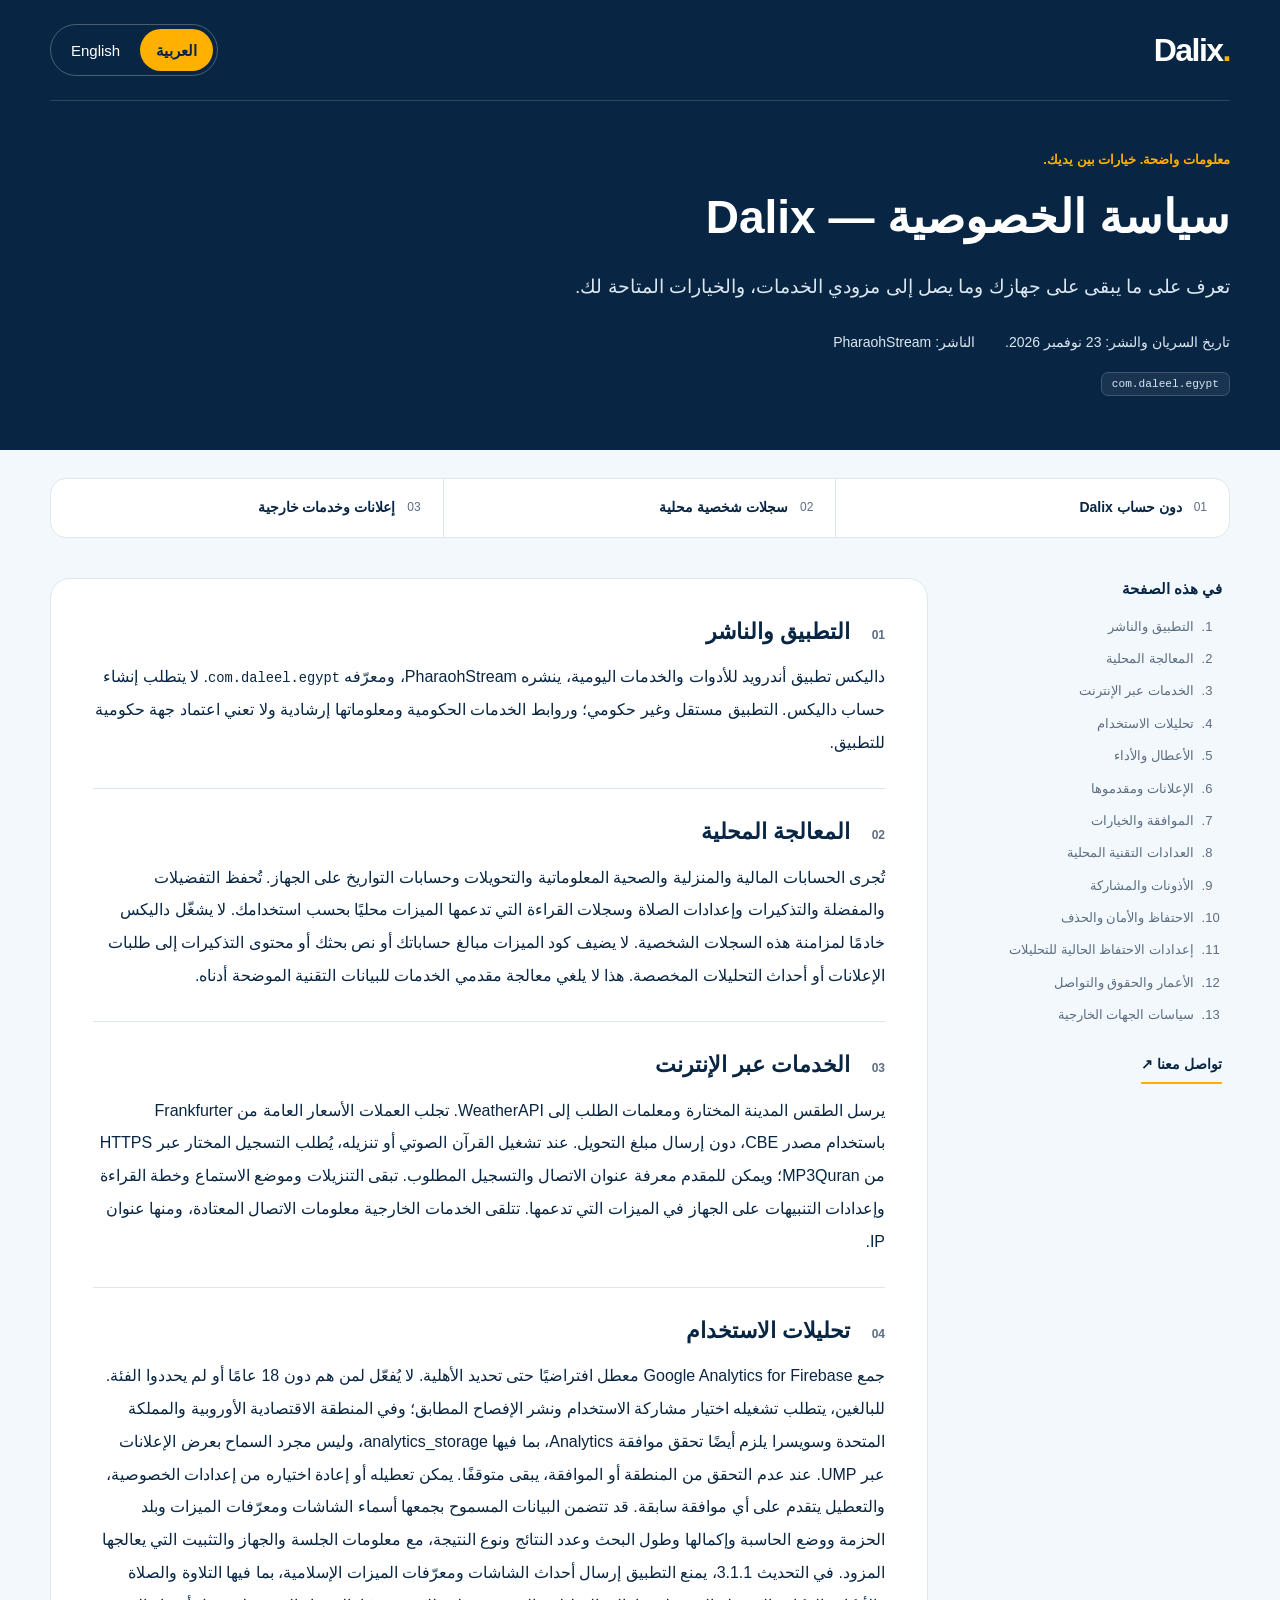
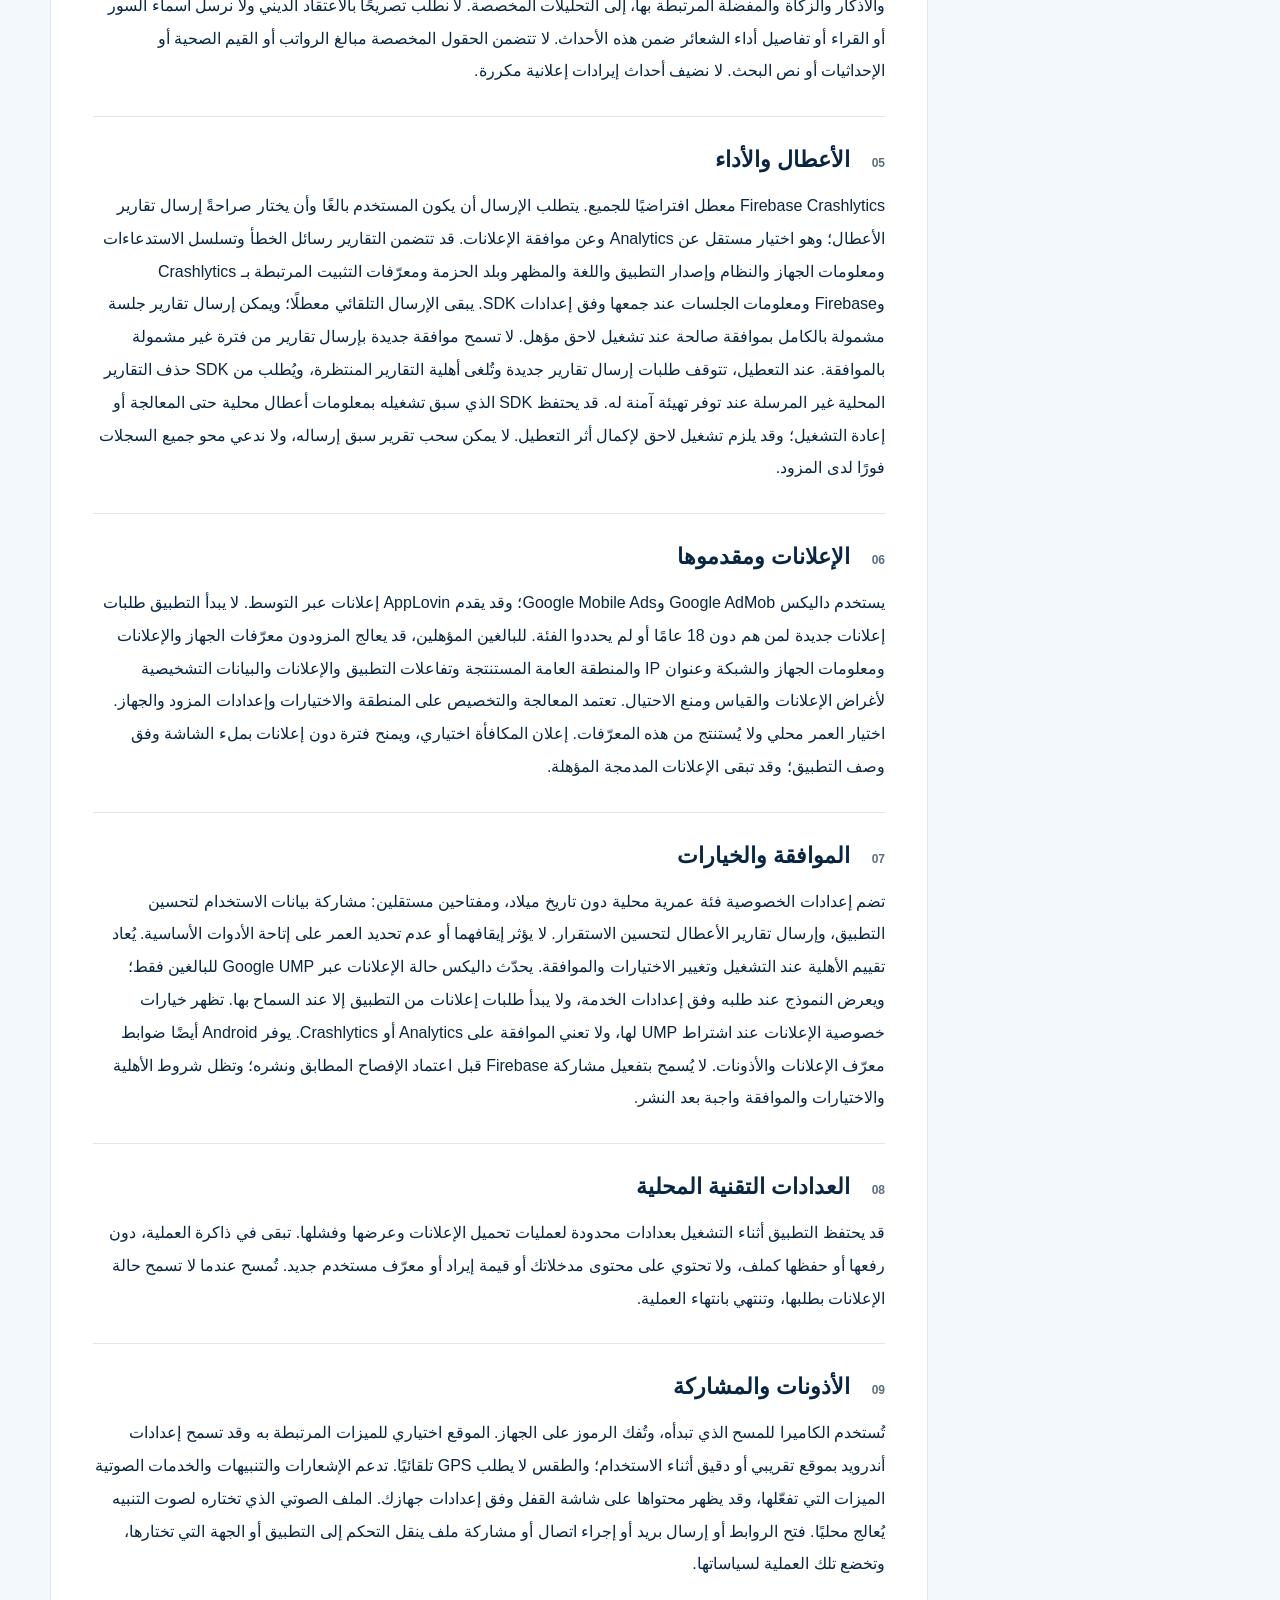
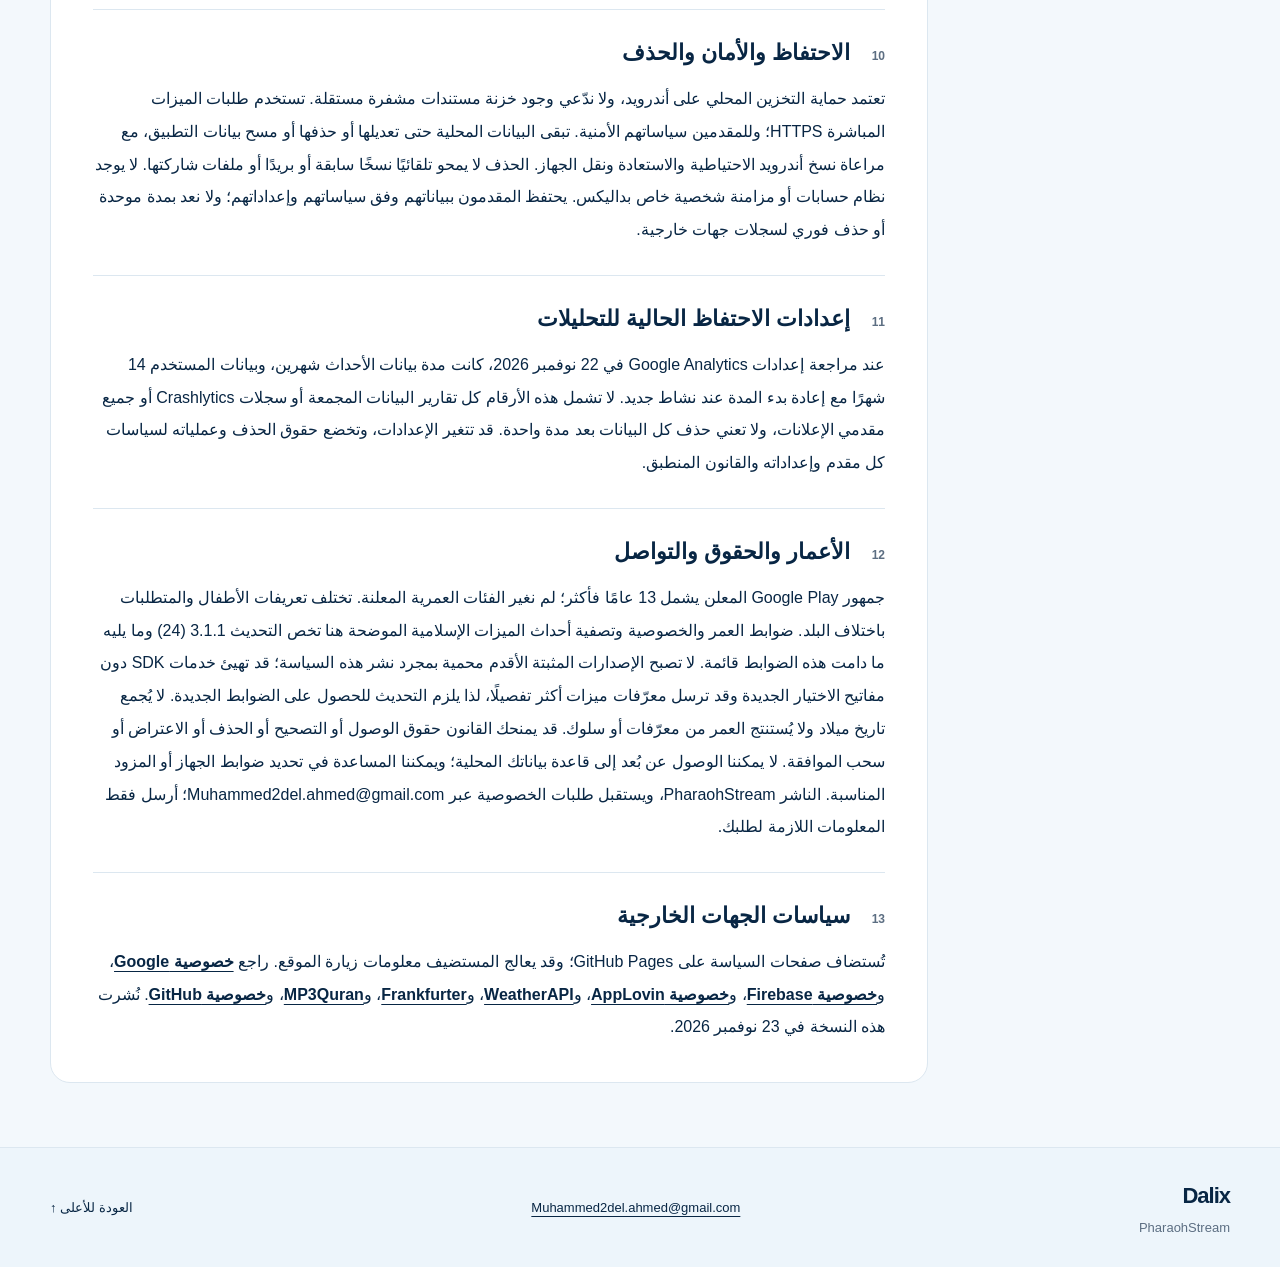
<file: index.html>
<!doctype html>
<html lang="ar" dir="rtl"><head><meta charset="utf-8"><meta name="viewport" content="width=device-width, initial-scale=1"><meta name="color-scheme" content="light">
<title>سياسة الخصوصية — Dalix</title><meta name="description" content="تعرف على ما يبقى على جهازك وما يصل إلى مزودي الخدمات، والخيارات المتاحة لك."><meta name="referrer" content="no-referrer">
<meta http-equiv="Content-Security-Policy" content="default-src 'none'; style-src 'self'; img-src 'self'; base-uri 'none'; form-action 'none'; upgrade-insecure-requests">
<link rel="stylesheet" href="styles.css"><link rel="canonical" href="https://muhammed2del-jpg.github.io/dalix-privacy-policy/"><link rel="alternate" hreflang="ar" href="https://muhammed2del-jpg.github.io/dalix-privacy-policy/"><link rel="alternate" hreflang="en" href="https://muhammed2del-jpg.github.io/dalix-privacy-policy/en/">
<meta property="og:type" content="website"><meta property="og:title" content="سياسة الخصوصية — Dalix"><meta property="og:description" content="تعرف على ما يبقى على جهازك وما يصل إلى مزودي الخدمات، والخيارات المتاحة لك."><meta property="og:url" content="https://muhammed2del-jpg.github.io/dalix-privacy-policy/"><meta property="og:site_name" content="Dalix — PharaohStream"><meta name="twitter:card" content="summary">
</head><body id="top"><a class="skip" href="#policy">انتقل إلى السياسة</a>
<header class="site-header"><div class="wrap header-inner"><a class="wordmark" href="./" aria-label="Dalix">Dalix<span aria-hidden="true">.</span></a><nav class="language" aria-label="اللغة"><a href="./" lang="ar" dir="rtl" aria-current="page">العربية</a><a href="en/" lang="en" dir="ltr" >English</a></nav></div></header>
<div class="hero"><div class="wrap"><p class="eyebrow">معلومات واضحة. خيارات بين يديك.</p><h1>سياسة الخصوصية — Dalix</h1><p class="lede">تعرف على ما يبقى على جهازك وما يصل إلى مزودي الخدمات، والخيارات المتاحة لك.</p><div class="hero-meta"><span>تاريخ السريان والنشر: 23 نوفمبر 2026.</span><span>الناشر: <bdi>PharaohStream</bdi></span></div><div class="package"><code>com.daleel.egypt</code></div></div></div>
<div class="wrap summaries"><span><i aria-hidden="true">01</i>دون حساب Dalix</span><span><i aria-hidden="true">02</i>سجلات شخصية محلية</span><span><i aria-hidden="true">03</i>إعلانات وخدمات خارجية</span></div>
<div class="wrap layout"><aside><nav class="desktop-toc" aria-label="في هذه الصفحة"><h2>في هذه الصفحة</h2><ol><li><a href="#section-01">التطبيق والناشر</a></li><li><a href="#section-02">المعالجة المحلية</a></li><li><a href="#section-03">الخدمات عبر الإنترنت</a></li><li><a href="#section-04">تحليلات الاستخدام</a></li><li><a href="#section-05">الأعطال والأداء</a></li><li><a href="#section-06">الإعلانات ومقدموها</a></li><li><a href="#section-07">الموافقة والخيارات</a></li><li><a href="#section-08">العدادات التقنية المحلية</a></li><li><a href="#section-09">الأذونات والمشاركة</a></li><li><a href="#section-10">الاحتفاظ والأمان والحذف</a></li><li><a href="#section-11">إعدادات الاحتفاظ الحالية للتحليلات</a></li><li><a href="#section-12">الأعمار والحقوق والتواصل</a></li><li><a href="#section-13">سياسات الجهات الخارجية</a></li></ol><a class="toc-contact" href="mailto:Muhammed2del.ahmed@gmail.com">تواصل معنا ↗</a></nav><details class="mobile-toc"><summary>في هذه الصفحة</summary><nav aria-label="في هذه الصفحة"><ol><li><a href="#section-01">التطبيق والناشر</a></li><li><a href="#section-02">المعالجة المحلية</a></li><li><a href="#section-03">الخدمات عبر الإنترنت</a></li><li><a href="#section-04">تحليلات الاستخدام</a></li><li><a href="#section-05">الأعطال والأداء</a></li><li><a href="#section-06">الإعلانات ومقدموها</a></li><li><a href="#section-07">الموافقة والخيارات</a></li><li><a href="#section-08">العدادات التقنية المحلية</a></li><li><a href="#section-09">الأذونات والمشاركة</a></li><li><a href="#section-10">الاحتفاظ والأمان والحذف</a></li><li><a href="#section-11">إعدادات الاحتفاظ الحالية للتحليلات</a></li><li><a href="#section-12">الأعمار والحقوق والتواصل</a></li><li><a href="#section-13">سياسات الجهات الخارجية</a></li></ol></nav></details></aside><main id="policy" tabindex="-1"><section id="section-01" aria-labelledby="heading-01"><h2 id="heading-01"><span class="ordinal" aria-hidden="true">01</span>التطبيق والناشر</h2><p>داليكس تطبيق أندرويد للأدوات والخدمات اليومية، ينشره PharaohStream، ومعرّفه <code>com.daleel.egypt</code>. لا يتطلب إنشاء حساب داليكس. التطبيق مستقل وغير حكومي؛ وروابط الخدمات الحكومية ومعلوماتها إرشادية ولا تعني اعتماد جهة حكومية للتطبيق.</p></section><section id="section-02" aria-labelledby="heading-02"><h2 id="heading-02"><span class="ordinal" aria-hidden="true">02</span>المعالجة المحلية</h2><p>تُجرى الحسابات المالية والمنزلية والصحية المعلوماتية والتحويلات وحسابات التواريخ على الجهاز. تُحفظ التفضيلات والمفضلة والتذكيرات وإعدادات الصلاة وسجلات القراءة التي تدعمها الميزات محليًا بحسب استخدامك. لا يشغّل داليكس خادمًا لمزامنة هذه السجلات الشخصية. لا يضيف كود الميزات مبالغ حساباتك أو نص بحثك أو محتوى التذكيرات إلى طلبات الإعلانات أو أحداث التحليلات المخصصة. هذا لا يلغي معالجة مقدمي الخدمات للبيانات التقنية الموضحة أدناه.</p></section><section id="section-03" aria-labelledby="heading-03"><h2 id="heading-03"><span class="ordinal" aria-hidden="true">03</span>الخدمات عبر الإنترنت</h2><p>يرسل الطقس المدينة المختارة ومعلمات الطلب إلى WeatherAPI. تجلب العملات الأسعار العامة من Frankfurter باستخدام مصدر CBE، دون إرسال مبلغ التحويل. عند تشغيل القرآن الصوتي أو تنزيله، يُطلب التسجيل المختار عبر HTTPS من MP3Quran؛ ويمكن للمقدم معرفة عنوان الاتصال والتسجيل المطلوب. تبقى التنزيلات وموضع الاستماع وخطة القراءة وإعدادات التنبيهات على الجهاز في الميزات التي تدعمها. تتلقى الخدمات الخارجية معلومات الاتصال المعتادة، ومنها عنوان IP.</p></section><section id="section-04" aria-labelledby="heading-04"><h2 id="heading-04"><span class="ordinal" aria-hidden="true">04</span>تحليلات الاستخدام</h2><p>جمع Google Analytics for Firebase معطل افتراضيًا حتى تحديد الأهلية. لا يُفعّل لمن هم دون 18 عامًا أو لم يحددوا الفئة. للبالغين، يتطلب تشغيله اختيار مشاركة الاستخدام ونشر الإفصاح المطابق؛ وفي المنطقة الاقتصادية الأوروبية والمملكة المتحدة وسويسرا يلزم أيضًا تحقق موافقة Analytics، بما فيها analytics_storage، وليس مجرد السماح بعرض الإعلانات عبر UMP. عند عدم التحقق من المنطقة أو الموافقة، يبقى متوقفًا. يمكن تعطيله أو إعادة اختياره من إعدادات الخصوصية، والتعطيل يتقدم على أي موافقة سابقة. قد تتضمن البيانات المسموح بجمعها أسماء الشاشات ومعرّفات الميزات وبلد الحزمة ووضع الحاسبة وإكمالها وطول البحث وعدد النتائج ونوع النتيجة، مع معلومات الجلسة والجهاز والتثبيت التي يعالجها المزود. في التحديث 3.1.1، يمنع التطبيق إرسال أحداث الشاشات ومعرّفات الميزات الإسلامية، بما فيها التلاوة والصلاة والأذكار والزكاة والمفضلة المرتبطة بها، إلى التحليلات المخصصة. لا نطلب تصريحًا بالاعتقاد الديني ولا نرسل أسماء السور أو القراء أو تفاصيل أداء الشعائر ضمن هذه الأحداث. لا تتضمن الحقول المخصصة مبالغ الرواتب أو القيم الصحية أو الإحداثيات أو نص البحث. لا نضيف أحداث إيرادات إعلانية مكررة.</p></section><section id="section-05" aria-labelledby="heading-05"><h2 id="heading-05"><span class="ordinal" aria-hidden="true">05</span>الأعطال والأداء</h2><p>Firebase Crashlytics معطل افتراضيًا للجميع. يتطلب الإرسال أن يكون المستخدم بالغًا وأن يختار صراحةً إرسال تقارير الأعطال؛ وهو اختيار مستقل عن Analytics وعن موافقة الإعلانات. قد تتضمن التقارير رسائل الخطأ وتسلسل الاستدعاءات ومعلومات الجهاز والنظام وإصدار التطبيق واللغة والمظهر وبلد الحزمة ومعرّفات التثبيت المرتبطة بـ Crashlytics وFirebase ومعلومات الجلسات عند جمعها وفق إعدادات SDK. يبقى الإرسال التلقائي معطلًا؛ ويمكن إرسال تقارير جلسة مشمولة بالكامل بموافقة صالحة عند تشغيل لاحق مؤهل. لا تسمح موافقة جديدة بإرسال تقارير من فترة غير مشمولة بالموافقة. عند التعطيل، تتوقف طلبات إرسال تقارير جديدة وتُلغى أهلية التقارير المنتظرة، ويُطلب من SDK حذف التقارير المحلية غير المرسلة عند توفر تهيئة آمنة له. قد يحتفظ SDK الذي سبق تشغيله بمعلومات أعطال محلية حتى المعالجة أو إعادة التشغيل؛ وقد يلزم تشغيل لاحق لإكمال أثر التعطيل. لا يمكن سحب تقرير سبق إرساله، ولا ندعي محو جميع السجلات فورًا لدى المزود.</p></section><section id="section-06" aria-labelledby="heading-06"><h2 id="heading-06"><span class="ordinal" aria-hidden="true">06</span>الإعلانات ومقدموها</h2><p>يستخدم داليكس Google AdMob وGoogle Mobile Ads؛ وقد يقدم AppLovin إعلانات عبر التوسط. لا يبدأ التطبيق طلبات إعلانات جديدة لمن هم دون 18 عامًا أو لم يحددوا الفئة. للبالغين المؤهلين، قد يعالج المزودون معرّفات الجهاز والإعلانات ومعلومات الجهاز والشبكة وعنوان IP والمنطقة العامة المستنتجة وتفاعلات التطبيق والإعلانات والبيانات التشخيصية لأغراض الإعلانات والقياس ومنع الاحتيال. تعتمد المعالجة والتخصيص على المنطقة والاختيارات وإعدادات المزود والجهاز. اختيار العمر محلي ولا يُستنتج من هذه المعرّفات. إعلان المكافأة اختياري، ويمنح فترة دون إعلانات بملء الشاشة وفق وصف التطبيق؛ وقد تبقى الإعلانات المدمجة المؤهلة.</p></section><section id="section-07" aria-labelledby="heading-07"><h2 id="heading-07"><span class="ordinal" aria-hidden="true">07</span>الموافقة والخيارات</h2><p>تضم إعدادات الخصوصية فئة عمرية محلية دون تاريخ ميلاد، ومفتاحين مستقلين: مشاركة بيانات الاستخدام لتحسين التطبيق، وإرسال تقارير الأعطال لتحسين الاستقرار. لا يؤثر إيقافهما أو عدم تحديد العمر على إتاحة الأدوات الأساسية. يُعاد تقييم الأهلية عند التشغيل وتغيير الاختيارات والموافقة. يحدّث داليكس حالة الإعلانات عبر Google UMP للبالغين فقط؛ ويعرض النموذج عند طلبه وفق إعدادات الخدمة، ولا يبدأ طلبات إعلانات من التطبيق إلا عند السماح بها. تظهر خيارات خصوصية الإعلانات عند اشتراط UMP لها، ولا تعني الموافقة على Analytics أو Crashlytics. يوفر Android أيضًا ضوابط معرّف الإعلانات والأذونات. لا يُسمح بتفعيل مشاركة Firebase قبل اعتماد الإفصاح المطابق ونشره؛ وتظل شروط الأهلية والاختيارات والموافقة واجبة بعد النشر.</p></section><section id="section-08" aria-labelledby="heading-08"><h2 id="heading-08"><span class="ordinal" aria-hidden="true">08</span>العدادات التقنية المحلية</h2><p>قد يحتفظ التطبيق أثناء التشغيل بعدادات محدودة لعمليات تحميل الإعلانات وعرضها وفشلها. تبقى في ذاكرة العملية، دون رفعها أو حفظها كملف، ولا تحتوي على محتوى مدخلاتك أو قيمة إيراد أو معرّف مستخدم جديد. تُمسح عندما لا تسمح حالة الإعلانات بطلبها، وتنتهي بانتهاء العملية.</p></section><section id="section-09" aria-labelledby="heading-09"><h2 id="heading-09"><span class="ordinal" aria-hidden="true">09</span>الأذونات والمشاركة</h2><p>تُستخدم الكاميرا للمسح الذي تبدأه، وتُفك الرموز على الجهاز. الموقع اختياري للميزات المرتبطة به وقد تسمح إعدادات أندرويد بموقع تقريبي أو دقيق أثناء الاستخدام؛ والطقس لا يطلب GPS تلقائيًا. تدعم الإشعارات والتنبيهات والخدمات الصوتية الميزات التي تفعّلها، وقد يظهر محتواها على شاشة القفل وفق إعدادات جهازك. الملف الصوتي الذي تختاره لصوت التنبيه يُعالج محليًا. فتح الروابط أو إرسال بريد أو إجراء اتصال أو مشاركة ملف ينقل التحكم إلى التطبيق أو الجهة التي تختارها، وتخضع تلك العملية لسياساتها.</p></section><section id="section-10" aria-labelledby="heading-10"><h2 id="heading-10"><span class="ordinal" aria-hidden="true">10</span>الاحتفاظ والأمان والحذف</h2><p>تعتمد حماية التخزين المحلي على أندرويد، ولا ندّعي وجود خزنة مستندات مشفرة مستقلة. تستخدم طلبات الميزات المباشرة HTTPS؛ وللمقدمين سياساتهم الأمنية. تبقى البيانات المحلية حتى تعديلها أو حذفها أو مسح بيانات التطبيق، مع مراعاة نسخ أندرويد الاحتياطية والاستعادة ونقل الجهاز. الحذف لا يمحو تلقائيًا نسخًا سابقة أو بريدًا أو ملفات شاركتها. لا يوجد نظام حسابات أو مزامنة شخصية خاص بداليكس. يحتفظ المقدمون ببياناتهم وفق سياساتهم وإعداداتهم؛ ولا نعد بمدة موحدة أو حذف فوري لسجلات جهات خارجية.</p></section><section id="section-11" aria-labelledby="heading-11"><h2 id="heading-11"><span class="ordinal" aria-hidden="true">11</span>إعدادات الاحتفاظ الحالية للتحليلات</h2><p>عند مراجعة إعدادات Google Analytics في 22 نوفمبر 2026، كانت مدة بيانات الأحداث شهرين، وبيانات المستخدم 14 شهرًا مع إعادة بدء المدة عند نشاط جديد. لا تشمل هذه الأرقام كل تقارير البيانات المجمعة أو سجلات Crashlytics أو جميع مقدمي الإعلانات، ولا تعني حذف كل البيانات بعد مدة واحدة. قد تتغير الإعدادات، وتخضع حقوق الحذف وعملياته لسياسات كل مقدم وإعداداته والقانون المنطبق.</p></section><section id="section-12" aria-labelledby="heading-12"><h2 id="heading-12"><span class="ordinal" aria-hidden="true">12</span>الأعمار والحقوق والتواصل</h2><p>جمهور Google Play المعلن يشمل 13 عامًا فأكثر؛ لم نغير الفئات العمرية المعلنة. تختلف تعريفات الأطفال والمتطلبات باختلاف البلد. ضوابط العمر والخصوصية وتصفية أحداث الميزات الإسلامية الموضحة هنا تخص التحديث 3.1.1 (24) وما يليه ما دامت هذه الضوابط قائمة. لا تصبح الإصدارات المثبتة الأقدم محمية بمجرد نشر هذه السياسة؛ قد تهيئ خدمات SDK دون مفاتيح الاختيار الجديدة وقد ترسل معرّفات ميزات أكثر تفصيلًا، لذا يلزم التحديث للحصول على الضوابط الجديدة. لا يُجمع تاريخ ميلاد ولا يُستنتج العمر من معرّفات أو سلوك. قد يمنحك القانون حقوق الوصول أو التصحيح أو الحذف أو الاعتراض أو سحب الموافقة. لا يمكننا الوصول عن بُعد إلى قاعدة بياناتك المحلية؛ ويمكننا المساعدة في تحديد ضوابط الجهاز أو المزود المناسبة. الناشر PharaohStream، ويستقبل طلبات الخصوصية عبر Muhammed2del.ahmed@gmail.com؛ أرسل فقط المعلومات اللازمة لطلبك.</p></section><section id="section-13" aria-labelledby="heading-13"><h2 id="heading-13"><span class="ordinal" aria-hidden="true">13</span>سياسات الجهات الخارجية</h2><p>تُستضاف صفحات السياسة على GitHub Pages؛ وقد يعالج المستضيف معلومات زيارة الموقع. راجع <a href="https://policies.google.com/privacy">خصوصية Google</a>، و<a href="https://firebase.google.com/support/privacy">خصوصية Firebase</a>، و<a href="https://legal.applovin.com/privacy/">خصوصية AppLovin</a>، و<a href="https://www.weatherapi.com/privacy">WeatherAPI</a>، و<a href="https://frankfurter.dev/">Frankfurter</a>، و<a href="https://www.mp3quran.net/ar/privacy">MP3Quran</a>، و<a href="https://docs.github.com/en/site-policy/privacy-policies/github-general-privacy-statement">خصوصية GitHub</a>. نُشرت هذه النسخة في 23 نوفمبر 2026.</p></section></main></div>
<footer><div class="wrap footer-inner"><div><strong>Dalix</strong><p>PharaohStream</p></div><a class="email" href="mailto:Muhammed2del.ahmed@gmail.com">Muhammed2del.ahmed@gmail.com</a><a href="#top">العودة للأعلى ↑</a></div></footer></body></html>
</file>
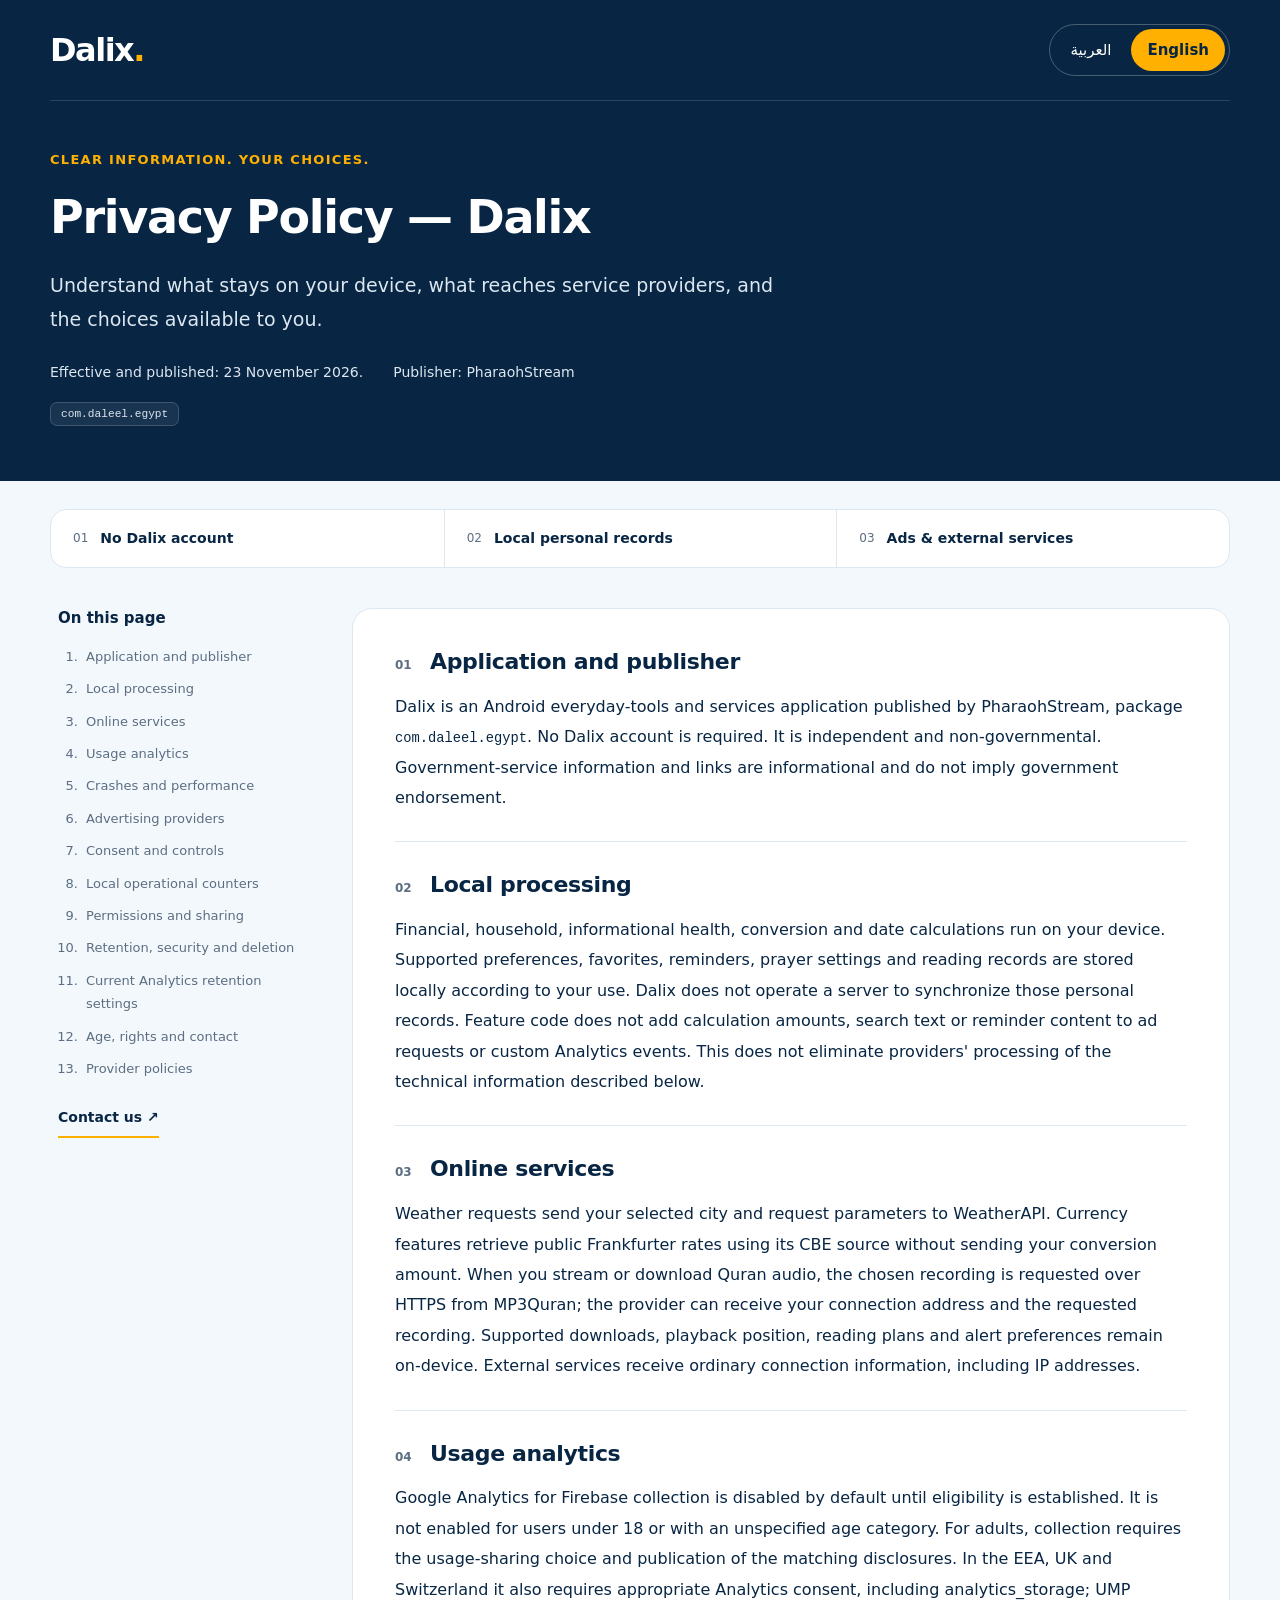
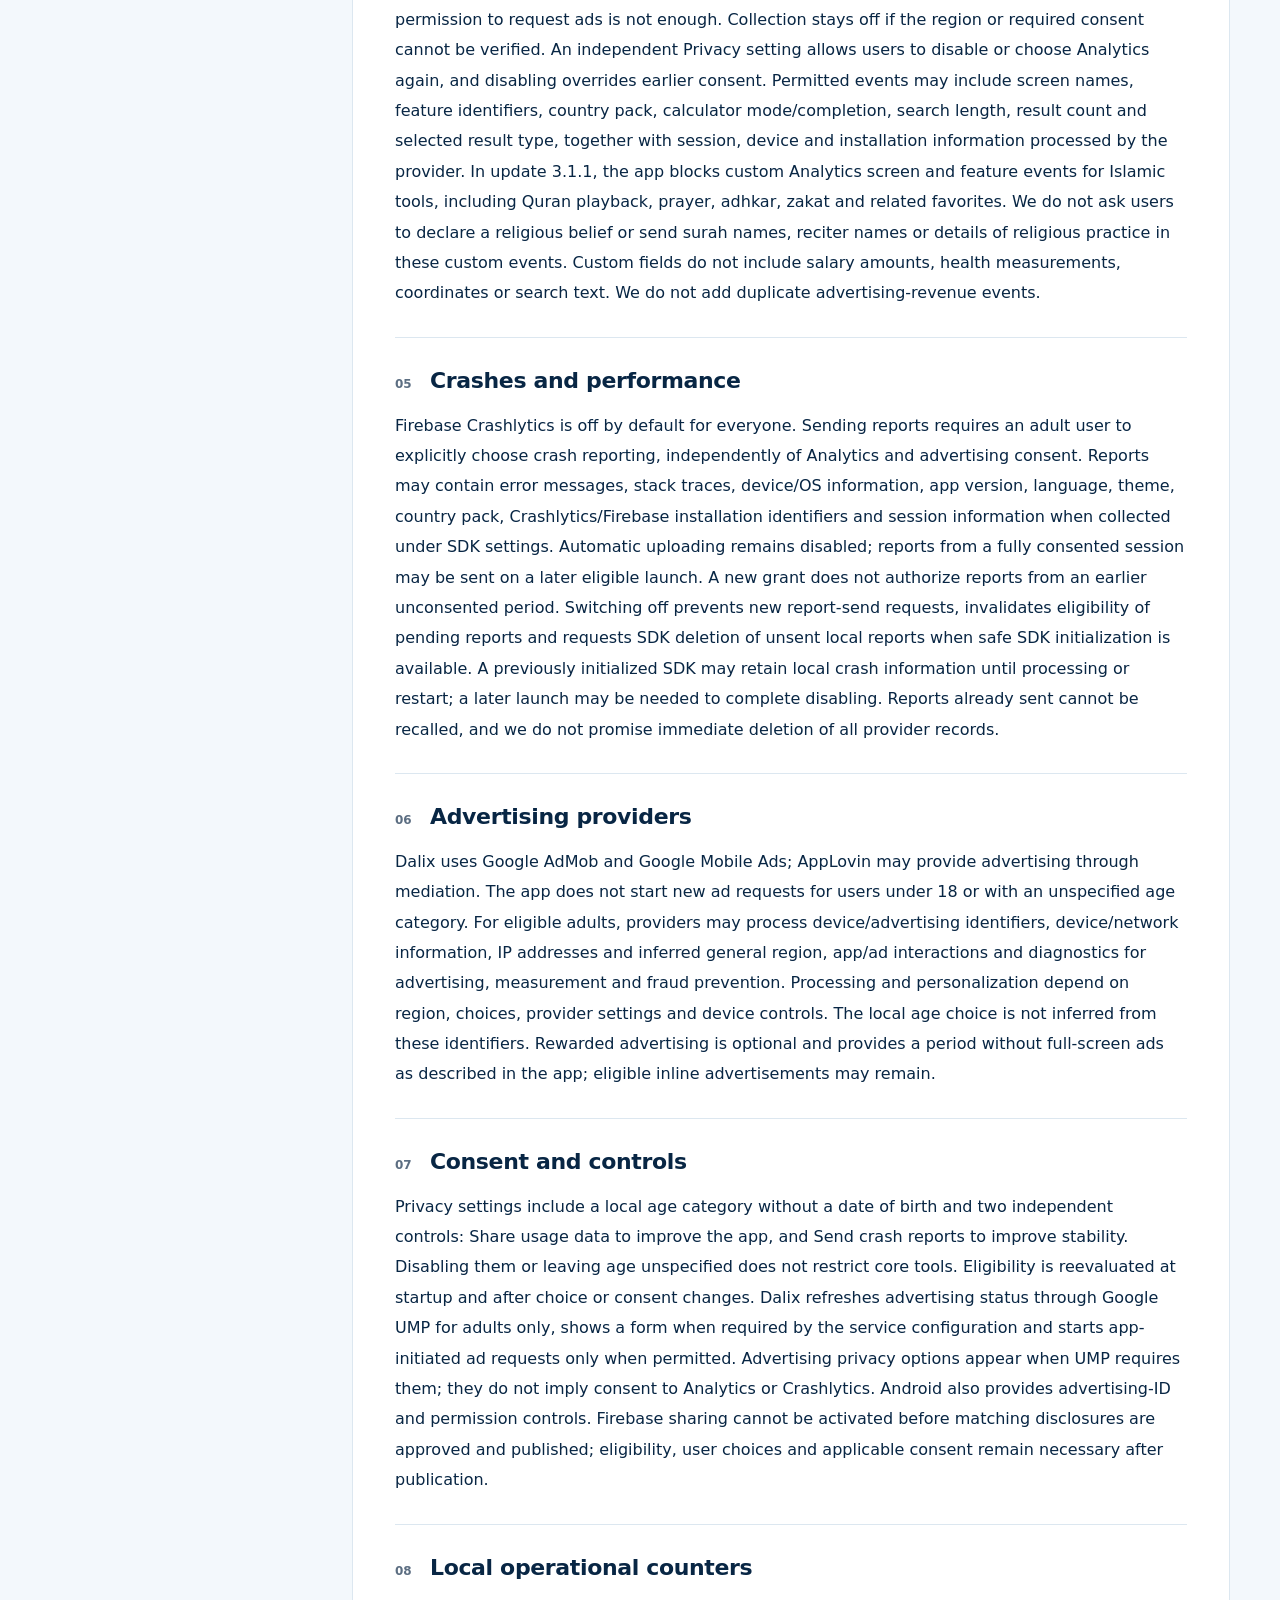
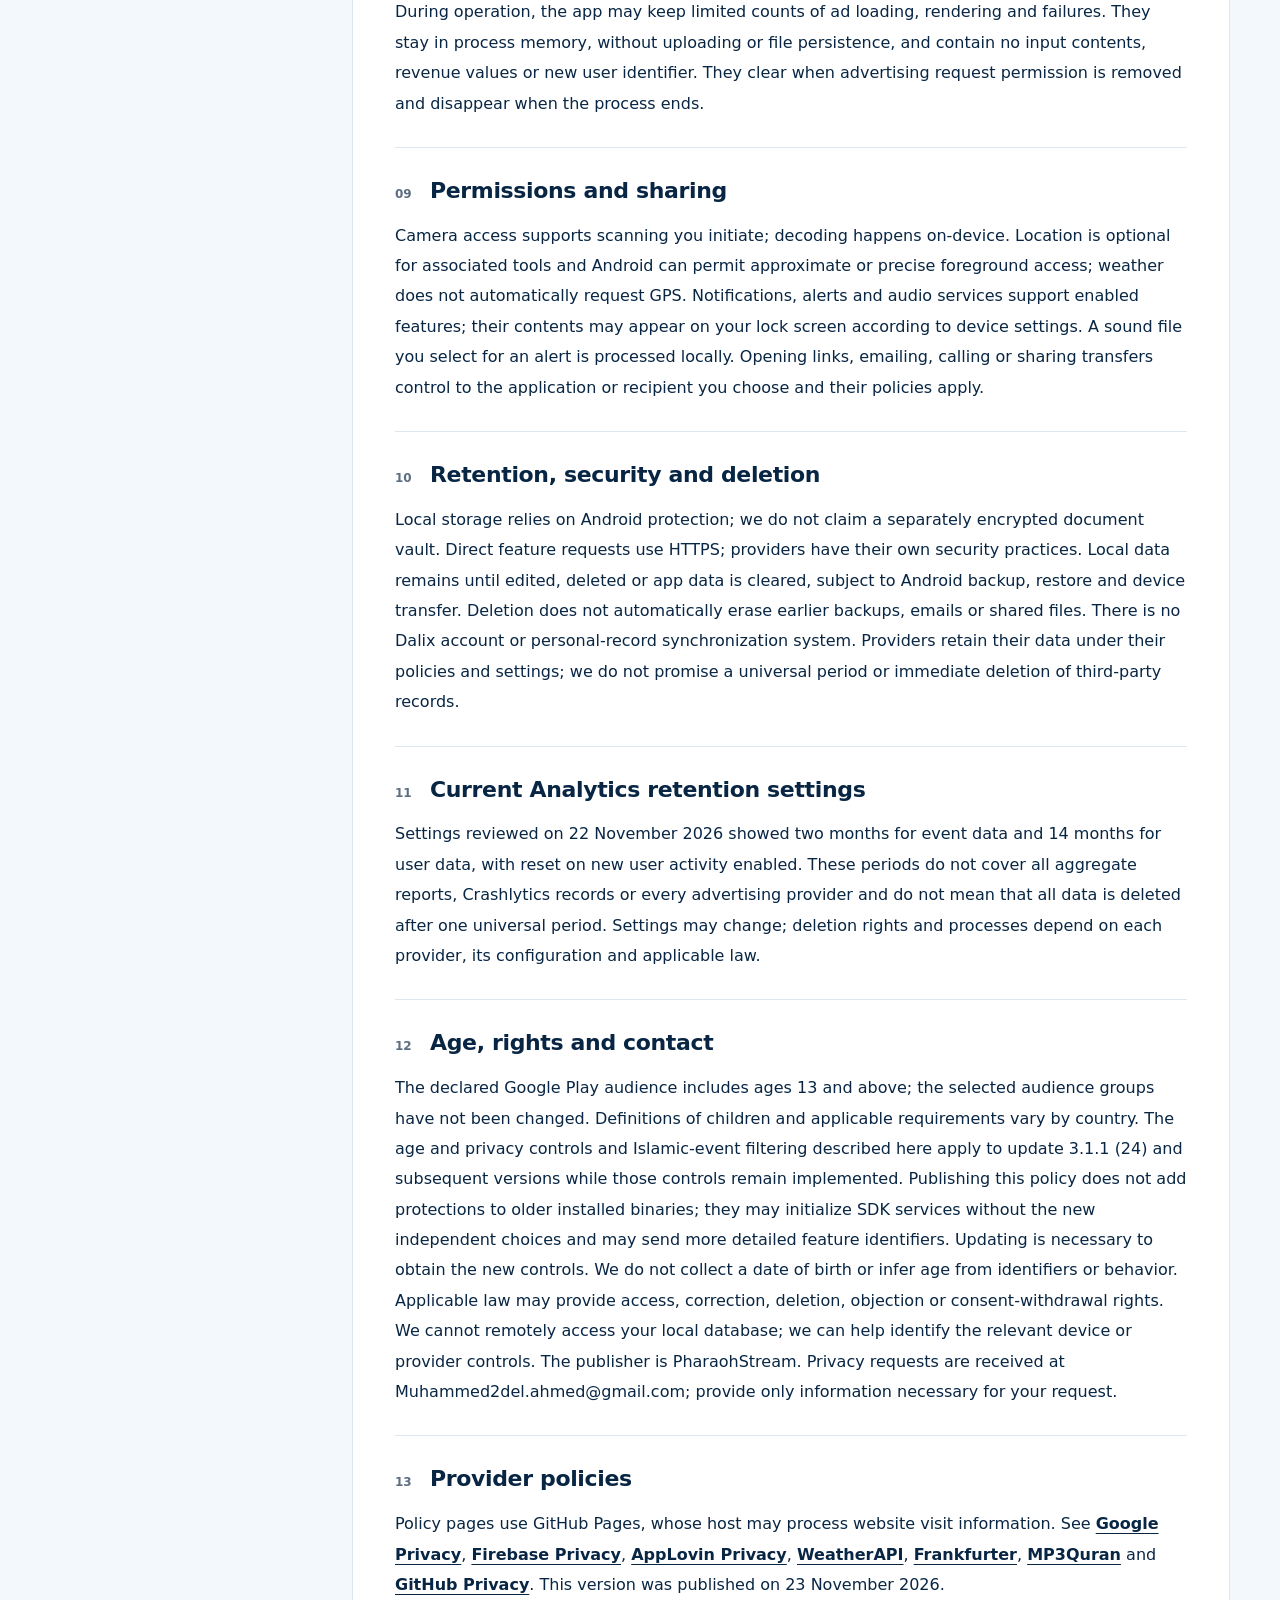
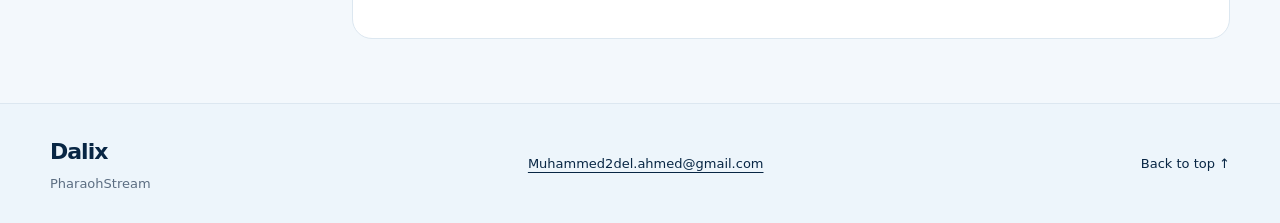
<file: en/index.html>
<!doctype html>
<html lang="en" dir="ltr"><head><meta charset="utf-8"><meta name="viewport" content="width=device-width, initial-scale=1"><meta name="color-scheme" content="light">
<title>Privacy Policy — Dalix</title><meta name="description" content="Understand what stays on your device, what reaches service providers, and the choices available to you."><meta name="referrer" content="no-referrer">
<meta http-equiv="Content-Security-Policy" content="default-src 'none'; style-src 'self'; img-src 'self'; base-uri 'none'; form-action 'none'; upgrade-insecure-requests">
<link rel="stylesheet" href="../styles.css"><link rel="canonical" href="https://muhammed2del-jpg.github.io/dalix-privacy-policy/en/"><link rel="alternate" hreflang="ar" href="https://muhammed2del-jpg.github.io/dalix-privacy-policy/"><link rel="alternate" hreflang="en" href="https://muhammed2del-jpg.github.io/dalix-privacy-policy/en/">
<meta property="og:type" content="website"><meta property="og:title" content="Privacy Policy — Dalix"><meta property="og:description" content="Understand what stays on your device, what reaches service providers, and the choices available to you."><meta property="og:url" content="https://muhammed2del-jpg.github.io/dalix-privacy-policy/en/"><meta property="og:site_name" content="Dalix — PharaohStream"><meta name="twitter:card" content="summary">
</head><body id="top"><a class="skip" href="#policy">Skip to the policy</a>
<header class="site-header"><div class="wrap header-inner"><a class="wordmark" href="../" aria-label="Dalix">Dalix<span aria-hidden="true">.</span></a><nav class="language" aria-label="Language"><a href="../" lang="ar" dir="rtl" >العربية</a><a href="./" lang="en" dir="ltr" aria-current="page">English</a></nav></div></header>
<div class="hero"><div class="wrap"><p class="eyebrow">CLEAR INFORMATION. YOUR CHOICES.</p><h1>Privacy Policy — Dalix</h1><p class="lede">Understand what stays on your device, what reaches service providers, and the choices available to you.</p><div class="hero-meta"><span>Effective and published: 23 November 2026.</span><span>Publisher: <bdi>PharaohStream</bdi></span></div><div class="package"><code>com.daleel.egypt</code></div></div></div>
<div class="wrap summaries"><span><i aria-hidden="true">01</i>No Dalix account</span><span><i aria-hidden="true">02</i>Local personal records</span><span><i aria-hidden="true">03</i>Ads & external services</span></div>
<div class="wrap layout"><aside><nav class="desktop-toc" aria-label="On this page"><h2>On this page</h2><ol><li><a href="#section-01">Application and publisher</a></li><li><a href="#section-02">Local processing</a></li><li><a href="#section-03">Online services</a></li><li><a href="#section-04">Usage analytics</a></li><li><a href="#section-05">Crashes and performance</a></li><li><a href="#section-06">Advertising providers</a></li><li><a href="#section-07">Consent and controls</a></li><li><a href="#section-08">Local operational counters</a></li><li><a href="#section-09">Permissions and sharing</a></li><li><a href="#section-10">Retention, security and deletion</a></li><li><a href="#section-11">Current Analytics retention settings</a></li><li><a href="#section-12">Age, rights and contact</a></li><li><a href="#section-13">Provider policies</a></li></ol><a class="toc-contact" href="mailto:Muhammed2del.ahmed@gmail.com">Contact us ↗</a></nav><details class="mobile-toc"><summary>On this page</summary><nav aria-label="On this page"><ol><li><a href="#section-01">Application and publisher</a></li><li><a href="#section-02">Local processing</a></li><li><a href="#section-03">Online services</a></li><li><a href="#section-04">Usage analytics</a></li><li><a href="#section-05">Crashes and performance</a></li><li><a href="#section-06">Advertising providers</a></li><li><a href="#section-07">Consent and controls</a></li><li><a href="#section-08">Local operational counters</a></li><li><a href="#section-09">Permissions and sharing</a></li><li><a href="#section-10">Retention, security and deletion</a></li><li><a href="#section-11">Current Analytics retention settings</a></li><li><a href="#section-12">Age, rights and contact</a></li><li><a href="#section-13">Provider policies</a></li></ol></nav></details></aside><main id="policy" tabindex="-1"><section id="section-01" aria-labelledby="heading-01"><h2 id="heading-01"><span class="ordinal" aria-hidden="true">01</span>Application and publisher</h2><p>Dalix is an Android everyday-tools and services application published by PharaohStream, package <code>com.daleel.egypt</code>. No Dalix account is required. It is independent and non-governmental. Government-service information and links are informational and do not imply government endorsement.</p></section><section id="section-02" aria-labelledby="heading-02"><h2 id="heading-02"><span class="ordinal" aria-hidden="true">02</span>Local processing</h2><p>Financial, household, informational health, conversion and date calculations run on your device. Supported preferences, favorites, reminders, prayer settings and reading records are stored locally according to your use. Dalix does not operate a server to synchronize those personal records. Feature code does not add calculation amounts, search text or reminder content to ad requests or custom Analytics events. This does not eliminate providers&#x27; processing of the technical information described below.</p></section><section id="section-03" aria-labelledby="heading-03"><h2 id="heading-03"><span class="ordinal" aria-hidden="true">03</span>Online services</h2><p>Weather requests send your selected city and request parameters to WeatherAPI. Currency features retrieve public Frankfurter rates using its CBE source without sending your conversion amount. When you stream or download Quran audio, the chosen recording is requested over HTTPS from MP3Quran; the provider can receive your connection address and the requested recording. Supported downloads, playback position, reading plans and alert preferences remain on-device. External services receive ordinary connection information, including IP addresses.</p></section><section id="section-04" aria-labelledby="heading-04"><h2 id="heading-04"><span class="ordinal" aria-hidden="true">04</span>Usage analytics</h2><p>Google Analytics for Firebase collection is disabled by default until eligibility is established. It is not enabled for users under 18 or with an unspecified age category. For adults, collection requires the usage-sharing choice and publication of the matching disclosures. In the EEA, UK and Switzerland it also requires appropriate Analytics consent, including analytics_storage; UMP permission to request ads is not enough. Collection stays off if the region or required consent cannot be verified. An independent Privacy setting allows users to disable or choose Analytics again, and disabling overrides earlier consent. Permitted events may include screen names, feature identifiers, country pack, calculator mode/completion, search length, result count and selected result type, together with session, device and installation information processed by the provider. In update 3.1.1, the app blocks custom Analytics screen and feature events for Islamic tools, including Quran playback, prayer, adhkar, zakat and related favorites. We do not ask users to declare a religious belief or send surah names, reciter names or details of religious practice in these custom events. Custom fields do not include salary amounts, health measurements, coordinates or search text. We do not add duplicate advertising-revenue events.</p></section><section id="section-05" aria-labelledby="heading-05"><h2 id="heading-05"><span class="ordinal" aria-hidden="true">05</span>Crashes and performance</h2><p>Firebase Crashlytics is off by default for everyone. Sending reports requires an adult user to explicitly choose crash reporting, independently of Analytics and advertising consent. Reports may contain error messages, stack traces, device/OS information, app version, language, theme, country pack, Crashlytics/Firebase installation identifiers and session information when collected under SDK settings. Automatic uploading remains disabled; reports from a fully consented session may be sent on a later eligible launch. A new grant does not authorize reports from an earlier unconsented period. Switching off prevents new report-send requests, invalidates eligibility of pending reports and requests SDK deletion of unsent local reports when safe SDK initialization is available. A previously initialized SDK may retain local crash information until processing or restart; a later launch may be needed to complete disabling. Reports already sent cannot be recalled, and we do not promise immediate deletion of all provider records.</p></section><section id="section-06" aria-labelledby="heading-06"><h2 id="heading-06"><span class="ordinal" aria-hidden="true">06</span>Advertising providers</h2><p>Dalix uses Google AdMob and Google Mobile Ads; AppLovin may provide advertising through mediation. The app does not start new ad requests for users under 18 or with an unspecified age category. For eligible adults, providers may process device/advertising identifiers, device/network information, IP addresses and inferred general region, app/ad interactions and diagnostics for advertising, measurement and fraud prevention. Processing and personalization depend on region, choices, provider settings and device controls. The local age choice is not inferred from these identifiers. Rewarded advertising is optional and provides a period without full-screen ads as described in the app; eligible inline advertisements may remain.</p></section><section id="section-07" aria-labelledby="heading-07"><h2 id="heading-07"><span class="ordinal" aria-hidden="true">07</span>Consent and controls</h2><p>Privacy settings include a local age category without a date of birth and two independent controls: Share usage data to improve the app, and Send crash reports to improve stability. Disabling them or leaving age unspecified does not restrict core tools. Eligibility is reevaluated at startup and after choice or consent changes. Dalix refreshes advertising status through Google UMP for adults only, shows a form when required by the service configuration and starts app-initiated ad requests only when permitted. Advertising privacy options appear when UMP requires them; they do not imply consent to Analytics or Crashlytics. Android also provides advertising-ID and permission controls. Firebase sharing cannot be activated before matching disclosures are approved and published; eligibility, user choices and applicable consent remain necessary after publication.</p></section><section id="section-08" aria-labelledby="heading-08"><h2 id="heading-08"><span class="ordinal" aria-hidden="true">08</span>Local operational counters</h2><p>During operation, the app may keep limited counts of ad loading, rendering and failures. They stay in process memory, without uploading or file persistence, and contain no input contents, revenue values or new user identifier. They clear when advertising request permission is removed and disappear when the process ends.</p></section><section id="section-09" aria-labelledby="heading-09"><h2 id="heading-09"><span class="ordinal" aria-hidden="true">09</span>Permissions and sharing</h2><p>Camera access supports scanning you initiate; decoding happens on-device. Location is optional for associated tools and Android can permit approximate or precise foreground access; weather does not automatically request GPS. Notifications, alerts and audio services support enabled features; their contents may appear on your lock screen according to device settings. A sound file you select for an alert is processed locally. Opening links, emailing, calling or sharing transfers control to the application or recipient you choose and their policies apply.</p></section><section id="section-10" aria-labelledby="heading-10"><h2 id="heading-10"><span class="ordinal" aria-hidden="true">10</span>Retention, security and deletion</h2><p>Local storage relies on Android protection; we do not claim a separately encrypted document vault. Direct feature requests use HTTPS; providers have their own security practices. Local data remains until edited, deleted or app data is cleared, subject to Android backup, restore and device transfer. Deletion does not automatically erase earlier backups, emails or shared files. There is no Dalix account or personal-record synchronization system. Providers retain their data under their policies and settings; we do not promise a universal period or immediate deletion of third-party records.</p></section><section id="section-11" aria-labelledby="heading-11"><h2 id="heading-11"><span class="ordinal" aria-hidden="true">11</span>Current Analytics retention settings</h2><p>Settings reviewed on 22 November 2026 showed two months for event data and 14 months for user data, with reset on new user activity enabled. These periods do not cover all aggregate reports, Crashlytics records or every advertising provider and do not mean that all data is deleted after one universal period. Settings may change; deletion rights and processes depend on each provider, its configuration and applicable law.</p></section><section id="section-12" aria-labelledby="heading-12"><h2 id="heading-12"><span class="ordinal" aria-hidden="true">12</span>Age, rights and contact</h2><p>The declared Google Play audience includes ages 13 and above; the selected audience groups have not been changed. Definitions of children and applicable requirements vary by country. The age and privacy controls and Islamic-event filtering described here apply to update 3.1.1 (24) and subsequent versions while those controls remain implemented. Publishing this policy does not add protections to older installed binaries; they may initialize SDK services without the new independent choices and may send more detailed feature identifiers. Updating is necessary to obtain the new controls. We do not collect a date of birth or infer age from identifiers or behavior. Applicable law may provide access, correction, deletion, objection or consent-withdrawal rights. We cannot remotely access your local database; we can help identify the relevant device or provider controls. The publisher is PharaohStream. Privacy requests are received at Muhammed2del.ahmed@gmail.com; provide only information necessary for your request.</p></section><section id="section-13" aria-labelledby="heading-13"><h2 id="heading-13"><span class="ordinal" aria-hidden="true">13</span>Provider policies</h2><p>Policy pages use GitHub Pages, whose host may process website visit information. See <a href="https://policies.google.com/privacy">Google Privacy</a>, <a href="https://firebase.google.com/support/privacy">Firebase Privacy</a>, <a href="https://legal.applovin.com/privacy/">AppLovin Privacy</a>, <a href="https://www.weatherapi.com/privacy">WeatherAPI</a>, <a href="https://frankfurter.dev/">Frankfurter</a>, <a href="https://www.mp3quran.net/ar/privacy">MP3Quran</a> and <a href="https://docs.github.com/en/site-policy/privacy-policies/github-general-privacy-statement">GitHub Privacy</a>. This version was published on 23 November 2026.</p></section></main></div>
<footer><div class="wrap footer-inner"><div><strong>Dalix</strong><p>PharaohStream</p></div><a class="email" href="mailto:Muhammed2del.ahmed@gmail.com">Muhammed2del.ahmed@gmail.com</a><a href="#top">Back to top ↑</a></div></footer></body></html>
</file>
<file: styles.css>
:root{--navy:#082644;--yellow:#ffb000;--canvas:#f3f8fc;--muted:#5c6e82;--border:#dce7f0;--white:#fff;color:var(--navy);background:var(--canvas);font-family:system-ui,-apple-system,"Segoe UI",Tahoma,Arial,sans-serif;font-size:17px;line-height:1.8;scroll-padding-top:30px}
*{box-sizing:border-box}body{margin:0}a{color:var(--navy);text-underline-offset:4px;text-decoration-thickness:1px;overflow-wrap:anywhere}a:hover{text-decoration-thickness:2px}a:focus-visible,summary:focus-visible{outline:3px solid var(--yellow);outline-offset:5px;border-radius:4px}p{margin:0 0 1em}h1,h2{line-height:1.4;margin:0}.wrap{width:min(1180px,calc(100% - 64px));margin-inline:auto}.skip{position:absolute;inset-block-start:-100px;inset-inline-start:16px;padding:12px 20px;background:var(--yellow);z-index:5}.skip:focus{inset-block-start:12px}.site-header{background:var(--navy);color:var(--white)}.header-inner{display:flex;align-items:center;justify-content:space-between;padding-block:24px;gap:20px;border-bottom:1px solid #ffffff24}.wordmark{font-size:32px;font-weight:800;line-height:1.2;letter-spacing:-1.5px;color:var(--white);text-decoration:none;direction:ltr}.wordmark span{color:var(--yellow)}.language{display:flex;gap:4px;border:1px solid #ffffff42;border-radius:99px;padding:4px;align-items:center}.language a{padding:5px 16px;min-height:42px;color:var(--white);font-size:15px;text-decoration:none;display:flex;align-items:center;justify-content:center}.language [aria-current=page]{background:var(--yellow);color:var(--navy);border-radius:99px;font-weight:700}.hero{background:var(--navy);color:var(--white);padding-block:47px 56px}.eyebrow{color:var(--yellow);font-size:13px;font-weight:700;letter-spacing:.1em;margin-bottom:14px}h1{font-size:clamp(30px,4vw,46px);letter-spacing:-1.3px;max-width:900px}.lede{font-size:19px;line-height:1.8;color:#dce7f0;max-width:760px;margin-block:18px 24px}.hero-meta{display:flex;flex-wrap:wrap;gap:8px 30px;font-size:14px;color:#dce7f0}.hero-meta time{font-weight:650;color:var(--white)}.package{margin-top:16px;font-size:13px;direction:ltr;text-align:start}.package code{padding:5px 10px;background:#ffffff10;border:1px solid #ffffff2a;border-radius:7px;color:#dce7f0}.summaries{display:grid;grid-template-columns:repeat(3,1fr);margin-block:28px 40px;border:1px solid var(--border);border-radius:16px;background:var(--white)}.summaries span{display:flex;align-items:center;gap:12px;padding:16px 22px;font-size:14px;font-weight:650}.summaries span+span{border-inline-start:1px solid var(--border)}.summaries i{font-size:12px;font-style:normal;color:var(--muted);font-weight:500}.layout{display:grid;grid-template-columns:262px minmax(0,1fr);gap:40px;align-items:start;margin-bottom:64px}aside{position:sticky;top:24px}.desktop-toc{max-height:calc(100dvh - 48px);overflow:auto;padding:0 8px 10px}.desktop-toc h2{font-size:15px;margin-bottom:16px}.desktop-toc ol,.mobile-toc ol{padding-inline-start:24px;margin-block:0 20px;font-size:13px;color:var(--muted)}.desktop-toc li,.mobile-toc li{padding-inline-start:4px;margin-block:0 9px}.desktop-toc a,.mobile-toc a{text-decoration:none;color:var(--muted);display:block}.desktop-toc a:hover,.mobile-toc a:hover{color:var(--navy);text-decoration:underline}.desktop-toc .toc-contact{display:inline-block;color:var(--navy);font-weight:700;font-size:14px;border-bottom:2px solid var(--yellow);padding-block:5px}.mobile-toc{display:none}main{min-width:0;background:var(--white);border:1px solid var(--border);border-radius:20px;padding:10px 42px}main:focus{outline:none}section{padding-block:28px;border-bottom:1px solid var(--border);scroll-margin-top:20px}section:last-child{border:0}section h2{display:flex;align-items:baseline;gap:14px;font-size:22px;margin-bottom:14px;letter-spacing:-.35px}.ordinal{font-size:12px;font-weight:600;color:var(--muted);min-width:21px;letter-spacing:0}section p{font-size:16px;margin:0;line-height:1.9;overflow-wrap:anywhere}section a{font-weight:600}code,.email{direction:ltr;unicode-bidi:isolate}code{font-size:.86em}footer{background:#edf5fb;border-top:1px solid var(--border);padding-block:28px}.footer-inner{display:flex;align-items:center;justify-content:space-between;gap:24px;flex-wrap:wrap;font-size:13px}.footer-inner strong{font-size:22px;letter-spacing:-1px}.footer-inner p{margin:0;color:var(--muted)}.email{display:inline-block}.footer-inner>a:last-child{text-decoration:none}html[dir=rtl]{font-family:Tahoma,"Segoe UI",Arial,sans-serif}html[dir=rtl] h1{letter-spacing:0}html[dir=rtl] .eyebrow{letter-spacing:0}html[dir=rtl] section h2{letter-spacing:0}html[dir=rtl] .lede{line-height:2}html[dir=rtl] section p{line-height:2.05}
@media(max-width:960px){.layout{grid-template-columns:220px minmax(0,1fr);gap:24px}main{padding-inline:26px}.summaries span{padding-inline:16px}.summaries{margin-bottom:28px}}
@media(max-width:760px){.wrap{width:calc(100% - 36px)}.header-inner{padding-block:20px}.wordmark{font-size:29px}.language a{padding-inline:12px;font-size:14px}.hero{padding-block:30px 34px}.eyebrow{font-size:11px}.lede{font-size:17px;margin-block:16px 20px}.hero-meta{font-size:12px;gap:6px 18px}.package{font-size:12px}.summaries{grid-template-columns:1fr;margin-block:18px 24px;border-radius:13px}.summaries span{padding:11px 16px;font-size:13px}.summaries span+span{border-inline-start:0;border-top:1px solid var(--border)}.layout{display:block;margin-bottom:32px}aside{position:static}.desktop-toc{display:none}.mobile-toc{display:block;background:var(--white);border:1px solid var(--border);border-radius:12px;margin-bottom:20px;padding:12px 18px}.mobile-toc summary{font-size:14px;font-weight:700;cursor:pointer;min-height:28px}.mobile-toc ol{margin-block:14px 0;font-size:14px}.mobile-toc li{margin-block:10px}main{padding:0 20px;border-radius:15px}section{padding-block:24px}section h2{font-size:20px;gap:10px}section p{font-size:16px}.footer-inner{display:grid;gap:16px;font-size:12px}.footer-inner>.email{font-size:clamp(11px,3.4vw,14px)}footer{padding-block:24px}}
@media print{body{background:white;color:black}.site-header,.summaries,aside,.skip,footer{display:none}.hero{background:white;color:black;padding:0}.hero .wrap,.wrap{width:100%}.hero-meta,.lede,.hero-meta time{color:black}.package code{color:black;border:0}.layout{display:block}main{border:0;padding:0}section{break-inside:avoid}a{color:black}.hero h1{font-size:28px}}
html[dir=rtl] .package{text-align:right}
</file>
